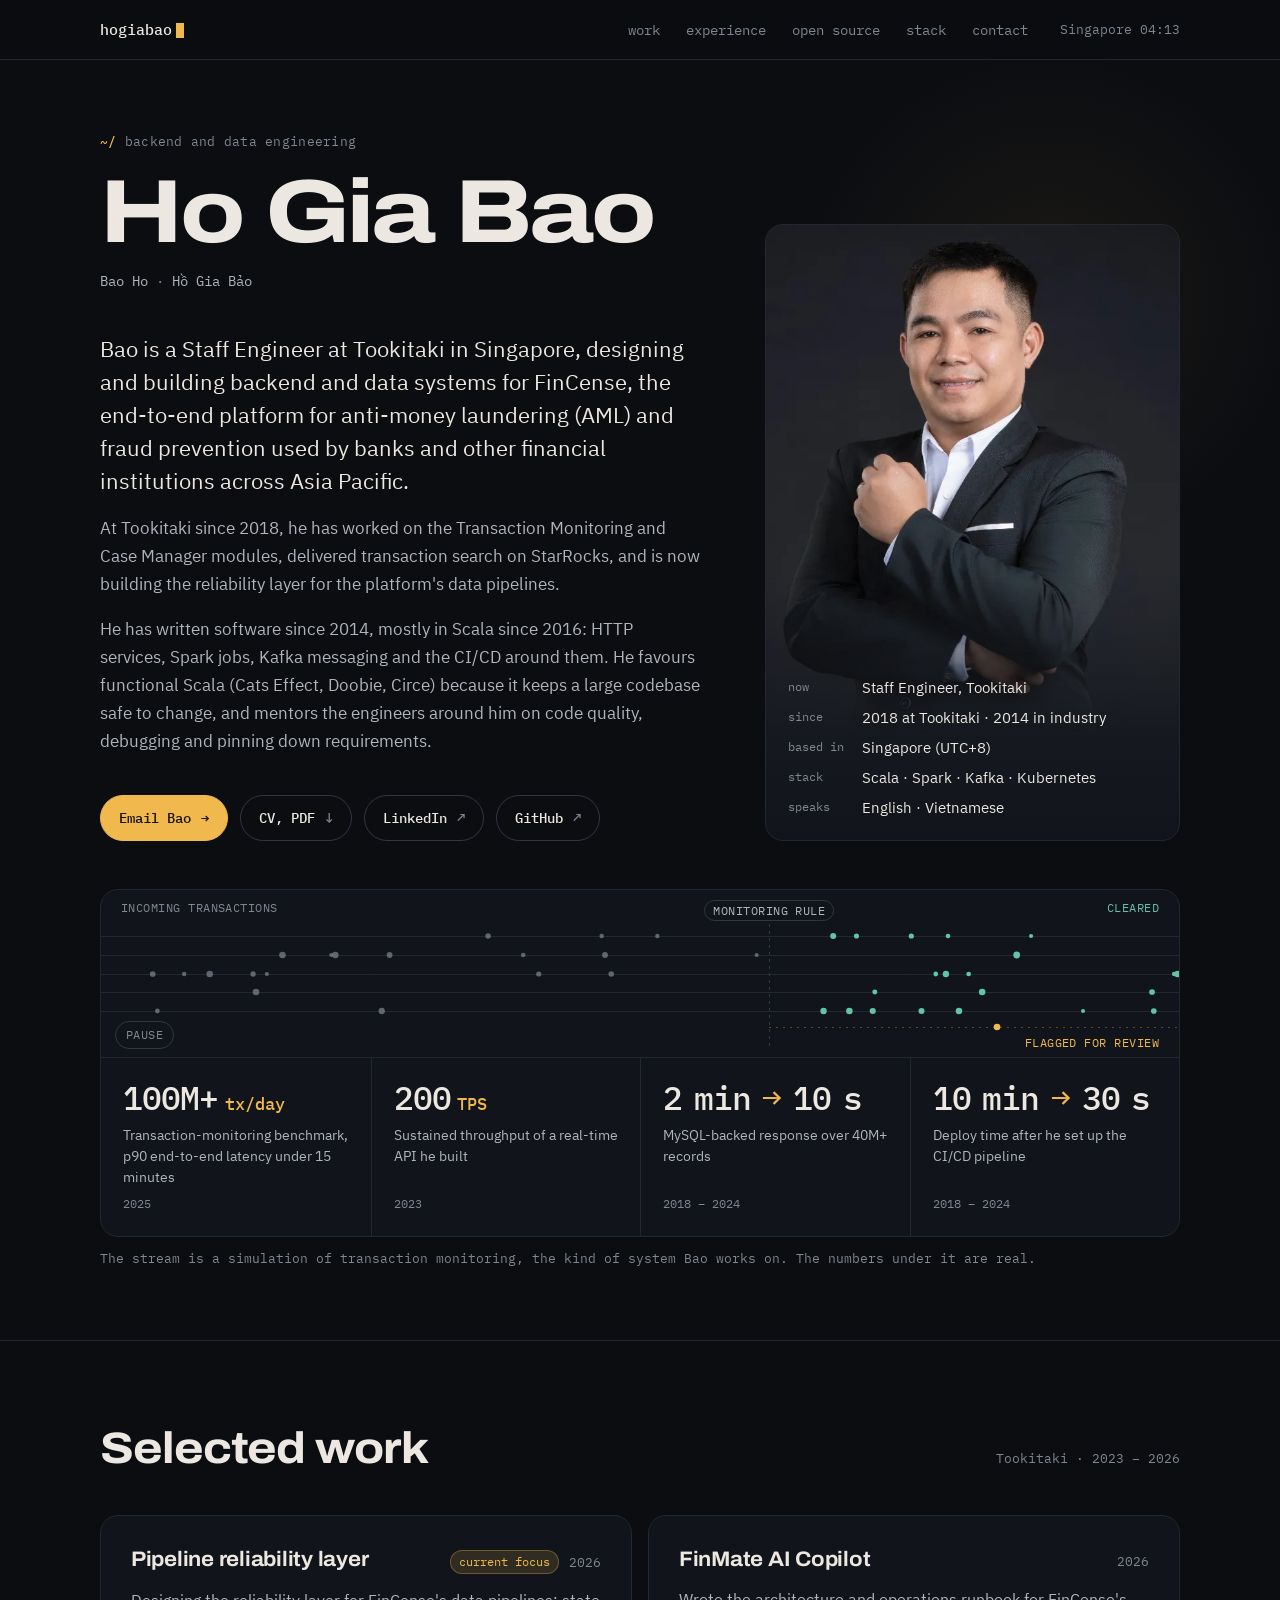
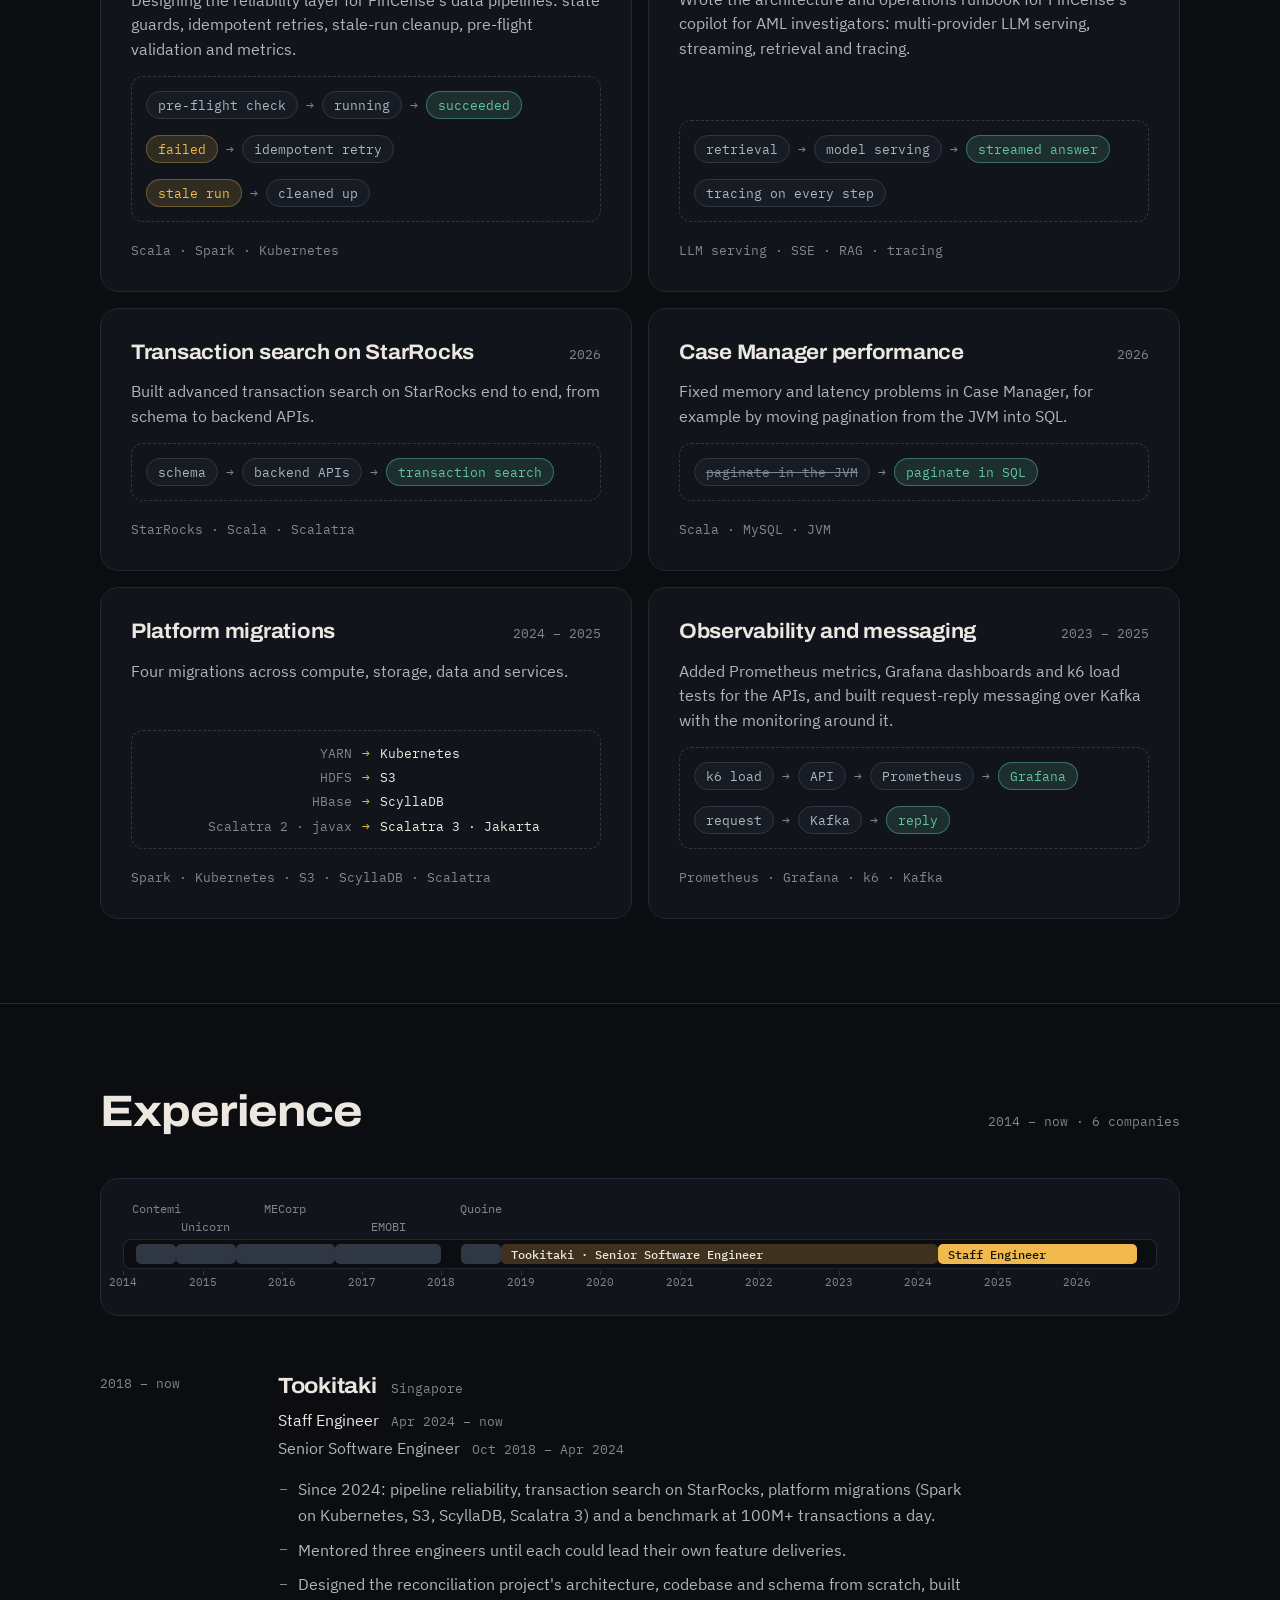
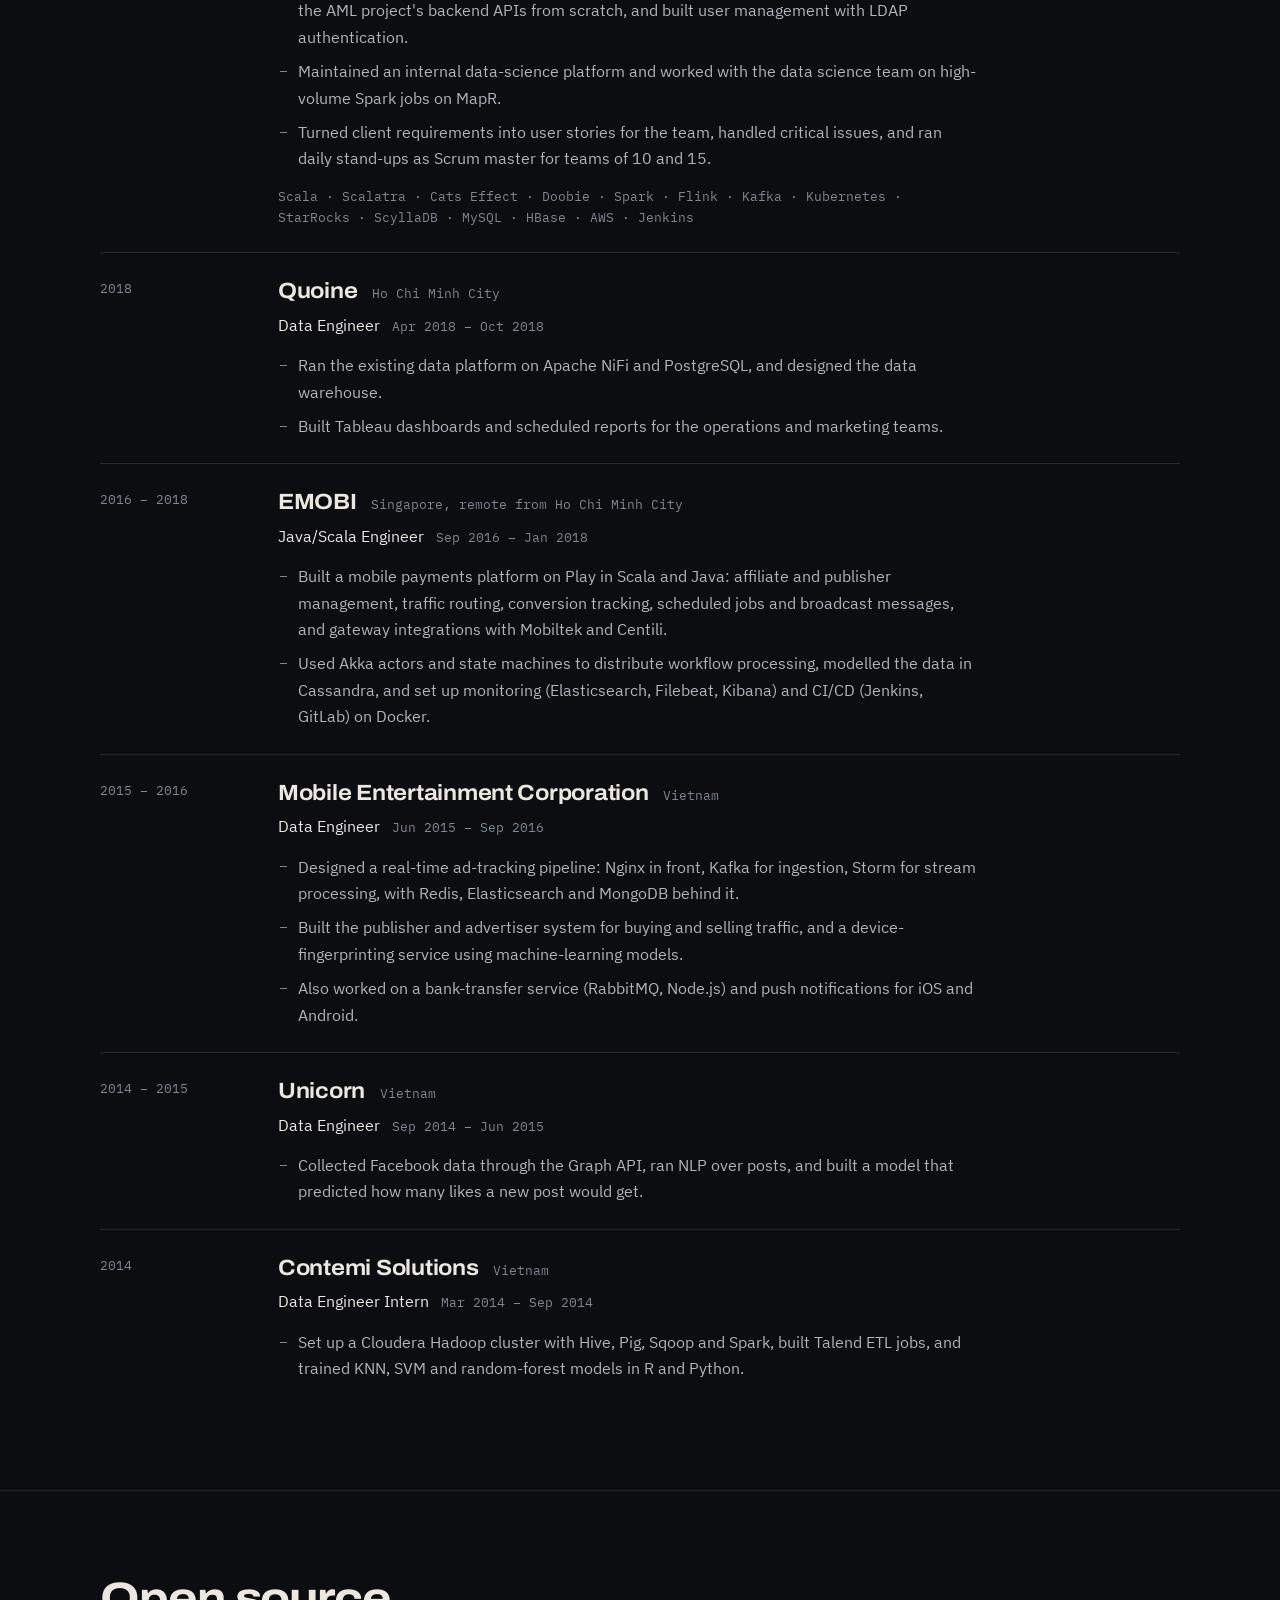
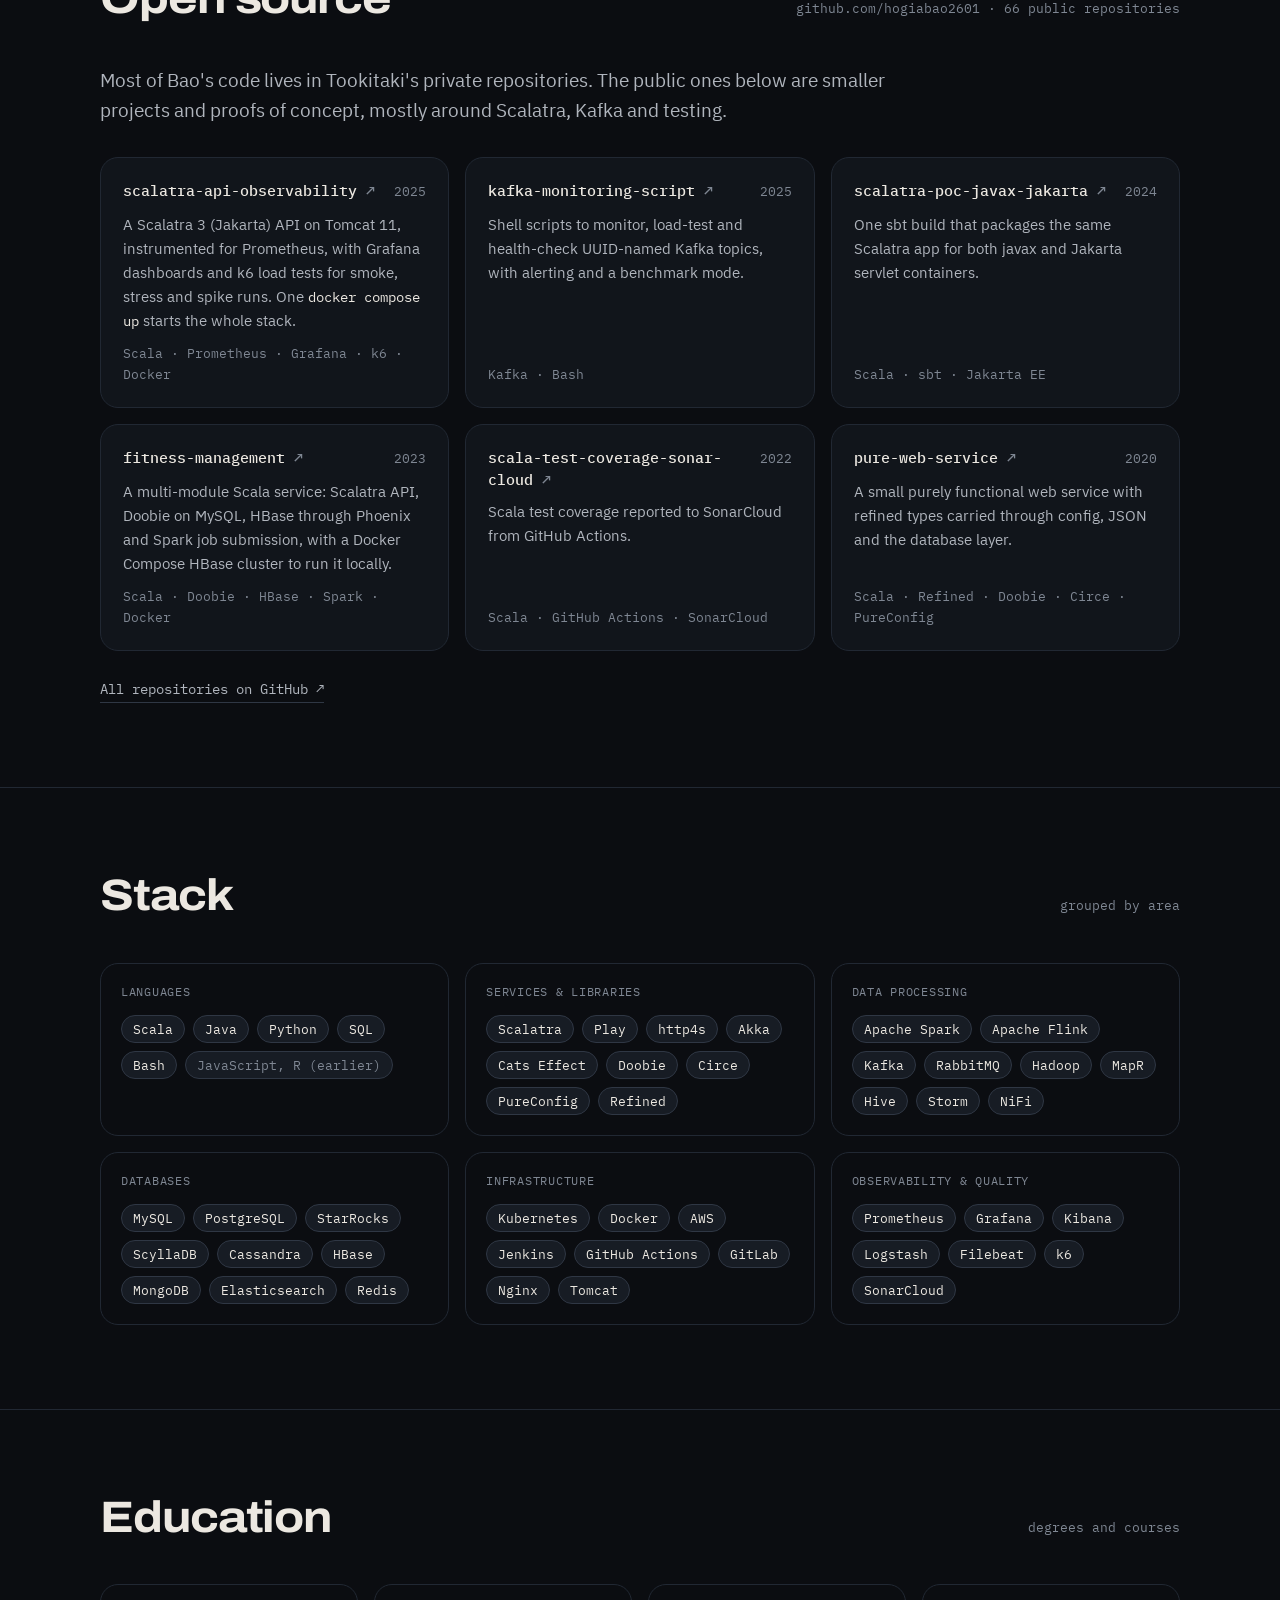
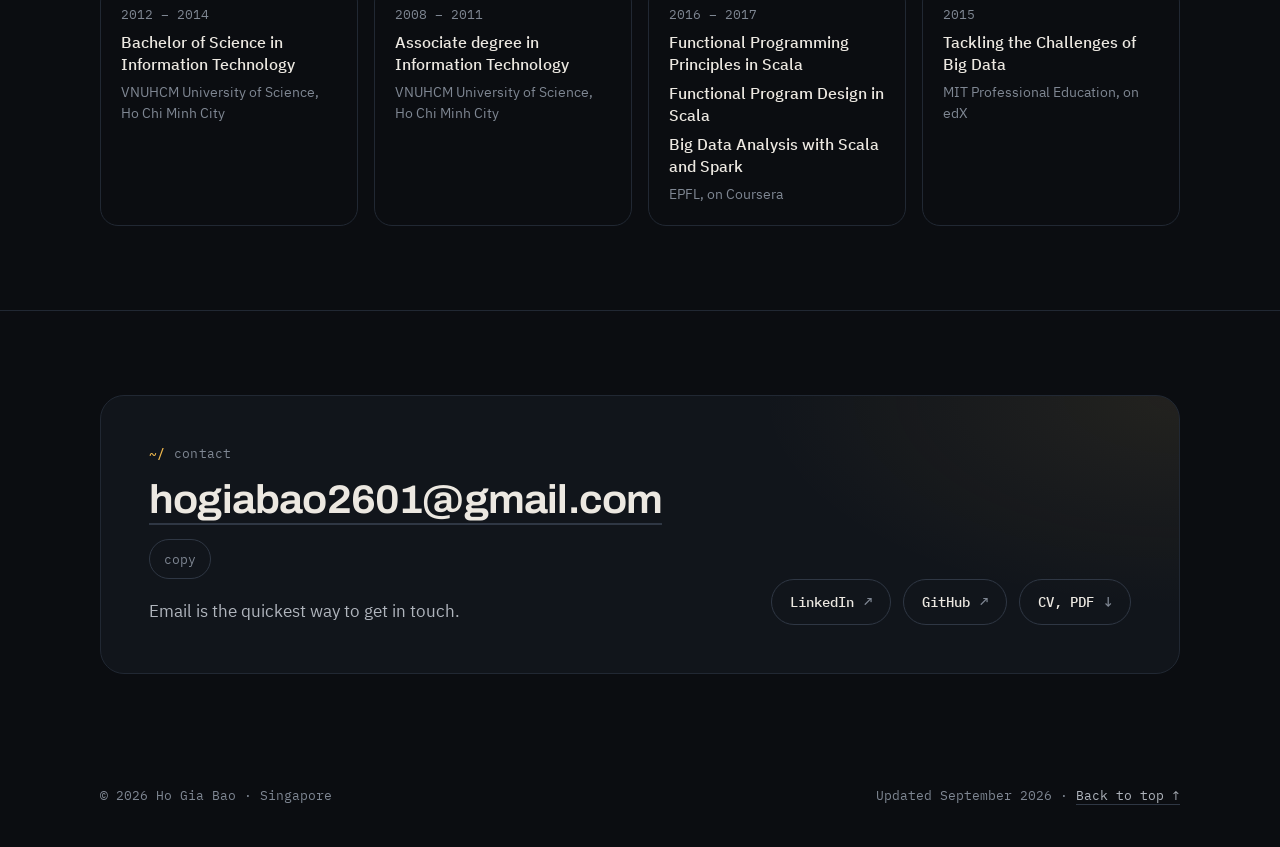
<file: index.html>
<!DOCTYPE html>
<html lang="en">
<head>
  <meta charset="utf-8">
  <meta name="viewport" content="width=device-width, initial-scale=1">
  <title>Ho Gia Bao (Bao Ho) · Staff Engineer, Singapore</title>
  <meta name="description" content="Ho Gia Bao (Bao Ho) is a Staff Engineer at Tookitaki in Singapore, building backend and data systems for FinCense, its AML and fraud prevention platform.">
  <meta name="author" content="Ho Gia Bao">
  <link rel="canonical" href="https://hogiabao2601.github.io/">
  <meta name="theme-color" content="#0b0d11">
  <meta name="color-scheme" content="dark">

  <link rel="icon" href="favicon.svg" type="image/svg+xml">
  <link rel="icon" href="favicon-32.png" sizes="32x32" type="image/png">
  <link rel="apple-touch-icon" href="apple-touch-icon.png">
  <link rel="manifest" href="site.webmanifest">

  <meta property="og:type" content="profile">
  <meta property="og:site_name" content="Ho Gia Bao">
  <meta property="og:title" content="Ho Gia Bao (Bao Ho) · Staff Engineer, Singapore">
  <meta property="og:description" content="Staff Engineer at Tookitaki in Singapore. Backend and data systems for FinCense, mostly in Scala.">
  <meta property="og:url" content="https://hogiabao2601.github.io/">
  <meta property="og:image" content="https://hogiabao2601.github.io/og-image.png">
  <meta property="og:image:width" content="1200">
  <meta property="og:image:height" content="630">
  <meta property="og:image:alt" content="Ho Gia Bao, Staff Engineer at Tookitaki, Singapore">
  <meta property="profile:first_name" content="Bao">
  <meta property="profile:last_name" content="Ho">
  <meta name="twitter:card" content="summary_large_image">
  <meta name="twitter:title" content="Ho Gia Bao (Bao Ho) · Staff Engineer, Singapore">
  <meta name="twitter:description" content="Staff Engineer at Tookitaki in Singapore. Backend and data systems for FinCense, mostly in Scala.">
  <meta name="twitter:image" content="https://hogiabao2601.github.io/og-image.png">

  <link rel="preload" href="assets/fonts/archivo-var-latin.woff2" as="font" type="font/woff2" crossorigin>
  <link rel="preload" href="assets/fonts/plex-sans-400.woff2" as="font" type="font/woff2" crossorigin>
  <link rel="preload" href="assets/fonts/plex-mono-400.woff2" as="font" type="font/woff2" crossorigin>
  <link rel="preload" href="assets/img/bao-ho.webp" as="image" type="image/webp">
  <link rel="stylesheet" href="assets/css/site.css">

  <script type="application/ld+json">
  {
    "@context": "https://schema.org",
    "@type": "ProfilePage",
    "url": "https://hogiabao2601.github.io/",
    "dateModified": "2026-09-30",
    "mainEntity": {
      "@type": "Person",
      "@id": "https://hogiabao2601.github.io/#person",
      "name": "Ho Gia Bao",
      "alternateName": ["Bao Ho", "Hồ Gia Bảo", "Ho Bao"],
      "givenName": "Bao",
      "additionalName": "Gia",
      "familyName": "Ho",
      "jobTitle": "Staff Engineer",
      "description": "Staff Engineer at Tookitaki in Singapore, building backend and data systems for FinCense, its end-to-end platform for anti-money laundering (AML) and fraud prevention.",
      "image": "https://hogiabao2601.github.io/assets/img/bao-ho-square.jpg",
      "worksFor": {
        "@type": "Organization",
        "name": "Tookitaki",
        "url": "https://www.tookitaki.com/"
      },
      "address": {
        "@type": "PostalAddress",
        "addressLocality": "Singapore",
        "addressCountry": "SG"
      },
      "alumniOf": {
        "@type": "CollegeOrUniversity",
        "name": "VNUHCM University of Science"
      },
      "knowsAbout": [
        "Scala",
        "Functional programming",
        "Apache Spark",
        "Apache Flink",
        "Apache Kafka",
        "Kubernetes",
        "Data pipelines",
        "Distributed systems",
        "Anti-money laundering software"
      ],
      "knowsLanguage": ["en", "vi"],
      "email": "mailto:hogiabao2601@gmail.com",
      "url": "https://hogiabao2601.github.io/",
      "sameAs": [
        "https://www.linkedin.com/in/hogiabao2601/",
        "https://github.com/hogiabao2601"
      ]
    }
  }
  </script>
</head>
<body>
  <a class="skip" href="#main">Skip to content</a>

  <header class="topbar">
    <div class="wrap">
      <a class="brand" href="#top" aria-label="Ho Gia Bao, back to top">hogiabao<span class="cursor" aria-hidden="true"></span></a>
      <nav class="nav" aria-label="Sections">
        <a href="#work">work</a>
        <a href="#experience">experience</a>
        <a href="#projects">open source</a>
        <a href="#stack">stack</a>
        <a href="#contact">contact</a>
      </nav>
      <span class="clock" id="clock">Singapore, UTC+8</span>
    </div>
  </header>

  <main id="main">
    <section class="hero" id="top" aria-labelledby="name">
      <div class="wrap">
        <div class="hero-grid">
          <div class="hero-copy">
            <p class="kicker"><b>~/</b> backend and data engineering</p>
            <h1 id="name">Ho Gia Bao</h1>
            <p class="aka"><b>Bao Ho</b> · <b lang="vi">Hồ Gia Bảo</b></p>

            <div class="lead">
              <p>Bao is a Staff Engineer at Tookitaki in Singapore, designing and building backend and data systems for FinCense, the end-to-end platform for anti-money laundering (AML) and fraud prevention used by banks and other financial institutions across Asia Pacific.</p>
              <p>At Tookitaki since 2018, he has worked on the Transaction Monitoring and Case Manager modules, delivered transaction search on StarRocks, and is now building the reliability layer for the platform's data pipelines.</p>
              <p>He has written software since 2014, mostly in Scala since 2016: HTTP services, Spark jobs, Kafka messaging and the CI/CD around them. He favours functional Scala (Cats Effect, Doobie, Circe) because it keeps a large codebase safe to change, and mentors the engineers around him on code quality, debugging and pinning down requirements.</p>
            </div>

            <div class="actions">
              <a class="btn primary" href="mailto:hogiabao2601@gmail.com">Email Bao <span class="arrow" aria-hidden="true">→</span></a>
              <a class="btn" href="Ho-Gia-Bao-CV.pdf" download>CV, PDF <span class="arrow" aria-hidden="true">↓</span></a>
              <a class="btn" href="https://www.linkedin.com/in/hogiabao2601/" rel="me noopener" target="_blank">LinkedIn <span class="arrow" aria-hidden="true">↗</span><span class="sr-only"> (opens in a new tab)</span></a>
              <a class="btn" href="https://github.com/hogiabao2601" rel="me noopener" target="_blank">GitHub <span class="arrow" aria-hidden="true">↗</span><span class="sr-only"> (opens in a new tab)</span></a>
            </div>
          </div>

          <aside class="portrait" aria-label="Profile">
            <picture>
              <source srcset="assets/img/bao-ho.webp" type="image/webp">
              <img src="assets/img/bao-ho.jpg" alt="Portrait of Ho Gia Bao" width="640" height="800" fetchpriority="high" decoding="async">
            </picture>
            <dl class="spec">
              <dt>now</dt>
              <dd>Staff Engineer, Tookitaki</dd>
              <dt>since</dt>
              <dd>2018 at Tookitaki · 2014 in industry</dd>
              <dt>based in</dt>
              <dd>Singapore (UTC+8)</dd>
              <dt>stack</dt>
              <dd>Scala · Spark · Kafka · Kubernetes</dd>
              <dt>speaks</dt>
              <dd>English · Vietnamese</dd>
            </dl>
          </aside>
        </div>

        <div class="console">
          <figure class="stream" aria-label="Animated illustration: transactions pass a monitoring rule, most are cleared and a few are flagged for review.">
            <canvas id="stream" aria-hidden="true"></canvas>
            <span class="s-label s-in">incoming transactions</span>
            <span class="s-label s-rule">monitoring rule</span>
            <span class="s-label s-ok">cleared</span>
            <span class="s-label s-flag">flagged for review</span>
            <button class="s-toggle" id="stream-toggle" type="button" aria-pressed="false" aria-controls="stream" hidden>pause</button>
          </figure>
          <div class="metrics">
            <div class="metric">
              <p class="num">100M+<span class="unit">tx/day</span></p>
              <p class="cap">Transaction-monitoring benchmark, p90 end-to-end latency under 15 minutes</p>
              <p class="yr">2025</p>
            </div>
            <div class="metric">
              <p class="num">200<span class="unit">TPS</span></p>
              <p class="cap">Sustained throughput of a real-time API he built</p>
              <p class="yr">2023</p>
            </div>
            <div class="metric">
              <p class="num">2 min <i>→</i> 10 s</p>
              <p class="cap">MySQL-backed response over 40M+ records</p>
              <p class="yr">2018 – 2024</p>
            </div>
            <div class="metric">
              <p class="num">10 min <i>→</i> 30 s</p>
              <p class="cap">Deploy time after he set up the CI/CD pipeline</p>
              <p class="yr">2018 – 2024</p>
            </div>
          </div>
        </div>
        <p class="console-note">The stream is a simulation of transaction monitoring, the kind of system Bao works on. The numbers under it are real.</p>
      </div>
    </section>

    <section class="section" id="work" aria-labelledby="work-h">
      <div class="wrap">
        <div class="section-head">
          <h2 id="work-h">Selected work</h2>
          <p class="meta">Tookitaki · 2023 – 2026</p>
        </div>

        <div class="work">
          <article class="case">
            <div class="case-top">
              <h3>Pipeline reliability layer</h3>
              <span class="yr"><span class="now">current focus</span> 2026</span>
            </div>
            <p>Designing the reliability layer for FinCense's data pipelines: state guards, idempotent retries, stale-run cleanup, pre-flight validation and metrics.</p>
            <div class="flow" role="img" aria-label="Run lifecycle: pre-flight check, running, succeeded. Failed runs retry idempotently. Stale runs are cleaned up.">
              <span class="chip">pre-flight check</span><span aria-hidden="true">→</span><span class="chip">running</span><span aria-hidden="true">→</span><span class="chip ok">succeeded</span>
              <span class="br"></span>
              <span class="chip bad">failed</span><span aria-hidden="true">→</span><span class="chip">idempotent retry</span>
              <span class="br"></span>
              <span class="chip bad">stale run</span><span aria-hidden="true">→</span><span class="chip">cleaned up</span>
            </div>
            <p class="tags">Scala&nbsp;· Spark&nbsp;· Kubernetes</p>
          </article>

          <article class="case">
            <div class="case-top">
              <h3>FinMate AI Copilot</h3>
              <span class="yr">2026</span>
            </div>
            <p>Wrote the architecture and operations runbook for FinCense's copilot for AML investigators: multi-provider LLM serving, streaming, retrieval and tracing.</p>
            <div class="flow" role="img" aria-label="Retrieval, then multi-provider model serving, then a streamed answer, with tracing on every step.">
              <span class="chip">retrieval</span><span aria-hidden="true">→</span><span class="chip">model serving</span><span aria-hidden="true">→</span><span class="chip ok">streamed answer</span>
              <span class="br"></span>
              <span class="chip">tracing on every step</span>
            </div>
            <p class="tags">LLM serving&nbsp;· SSE&nbsp;· RAG&nbsp;· tracing</p>
          </article>

          <article class="case">
            <div class="case-top">
              <h3>Transaction search on StarRocks</h3>
              <span class="yr">2026</span>
            </div>
            <p>Built advanced transaction search on StarRocks end to end, from schema to backend APIs.</p>
            <div class="flow" role="img" aria-label="StarRocks schema, then backend APIs, then transaction search.">
              <span class="chip">schema</span><span aria-hidden="true">→</span><span class="chip">backend APIs</span><span aria-hidden="true">→</span><span class="chip ok">transaction search</span>
            </div>
            <p class="tags">StarRocks&nbsp;· Scala&nbsp;· Scalatra</p>
          </article>

          <article class="case">
            <div class="case-top">
              <h3>Case Manager performance</h3>
              <span class="yr">2026</span>
            </div>
            <p>Fixed memory and latency problems in Case Manager, for example by moving pagination from the JVM into SQL.</p>
            <div class="flow" role="img" aria-label="Pagination moved from the JVM into SQL.">
              <span class="chip old">paginate in the JVM</span><span aria-hidden="true">→</span><span class="chip ok">paginate in SQL</span>
            </div>
            <p class="tags">Scala&nbsp;· MySQL&nbsp;· JVM</p>
          </article>

          <article class="case">
            <div class="case-top">
              <h3>Platform migrations</h3>
              <span class="yr">2024 – 2025</span>
            </div>
            <p>Four migrations across compute, storage, data and services.</p>
            <div class="moves" role="img" aria-label="Spark jobs from YARN to Kubernetes, storage from HDFS to S3, data from HBase to ScyllaDB, services from Scalatra 2 on javax to Scalatra 3 on Jakarta EE.">
              <span class="from">YARN</span><span class="arr" aria-hidden="true">→</span><span class="to">Kubernetes</span>
              <span class="from">HDFS</span><span class="arr" aria-hidden="true">→</span><span class="to">S3</span>
              <span class="from">HBase</span><span class="arr" aria-hidden="true">→</span><span class="to">ScyllaDB</span>
              <span class="from">Scalatra 2 · javax</span><span class="arr" aria-hidden="true">→</span><span class="to">Scalatra 3 · Jakarta</span>
            </div>
            <p class="tags">Spark&nbsp;· Kubernetes&nbsp;· S3&nbsp;· ScyllaDB&nbsp;· Scalatra</p>
          </article>

          <article class="case">
            <div class="case-top">
              <h3>Observability and messaging</h3>
              <span class="yr">2023 – 2025</span>
            </div>
            <p>Added Prometheus metrics, Grafana dashboards and k6 load tests for the APIs, and built request-reply messaging over Kafka with the monitoring around it.</p>
            <div class="flow" role="img" aria-label="k6 load tests drive the API, the API exports metrics to Prometheus, Grafana shows them. Requests and replies travel over Kafka.">
              <span class="chip">k6 load</span><span aria-hidden="true">→</span><span class="chip">API</span><span aria-hidden="true">→</span><span class="chip">Prometheus</span><span aria-hidden="true">→</span><span class="chip ok">Grafana</span>
              <span class="br"></span>
              <span class="chip">request</span><span aria-hidden="true">→</span><span class="chip">Kafka</span><span aria-hidden="true">→</span><span class="chip ok">reply</span>
            </div>
            <p class="tags">Prometheus&nbsp;· Grafana&nbsp;· k6&nbsp;· Kafka</p>
          </article>
        </div>
      </div>
    </section>

    <section class="section" id="experience" aria-labelledby="experience-h">
      <div class="wrap">
        <div class="section-head">
          <h2 id="experience-h">Experience</h2>
          <p class="meta">2014 – now · 6 companies</p>
        </div>

        <div class="career" role="img" aria-label="Career timeline from 2014 to 2026: Contemi Solutions 2014, Unicorn 2014 to 2015, Mobile Entertainment Corporation 2015 to 2016, EMOBI 2016 to 2018, Quoine 2018, Tookitaki from October 2018, as Staff Engineer since April 2024.">
          <div class="career-labels" aria-hidden="true">
            <span class="hi" style="--c: 3.21%">Contemi</span>
            <span class="lo" style="--c: 8.01%">Unicorn</span>
            <span class="hi" style="--c: 15.71%">MECorp</span>
            <span class="lo" style="--c: 25.64%">EMOBI</span>
            <span class="hi" style="--c: 34.62%">Quoine</span>
          </div>
          <div class="career-track" aria-hidden="true">
            <span class="seg" style="--l: 1.28%; --w: 3.85%"></span>
            <span class="seg" style="--l: 5.13%; --w: 5.77%"></span>
            <span class="seg" style="--l: 10.90%; --w: 9.62%"></span>
            <span class="seg" style="--l: 20.51%; --w: 10.26%"></span>
            <span class="seg" style="--l: 32.69%; --w: 3.85%"></span>
            <span class="seg tk" style="--l: 36.54%; --w: 42.31%">Tookitaki · Senior Software Engineer</span>
            <span class="seg tk staff" style="--l: 78.85%; --w: 19.23%">Staff Engineer</span>
          </div>
          <div class="career-ticks" aria-hidden="true">
            <span style="--t: 0%">2014</span>
            <span class="odd" style="--t: 7.69%">2015</span>
            <span style="--t: 15.38%">2016</span>
            <span class="odd" style="--t: 23.08%">2017</span>
            <span style="--t: 30.77%">2018</span>
            <span class="odd" style="--t: 38.46%">2019</span>
            <span style="--t: 46.15%">2020</span>
            <span class="odd" style="--t: 53.85%">2021</span>
            <span style="--t: 61.54%">2022</span>
            <span class="odd" style="--t: 69.23%">2023</span>
            <span style="--t: 76.92%">2024</span>
            <span class="odd" style="--t: 84.62%">2025</span>
            <span style="--t: 92.31%">2026</span>
          </div>
        </div>

        <ol class="roles">
          <li class="role">
            <p class="when">2018 – now</p>
            <div>
              <h3>Tookitaki <span class="where">Singapore</span></h3>
              <ul class="titles">
                <li>Staff Engineer <span>Apr 2024 – now</span></li>
                <li>Senior Software Engineer <span>Oct 2018 – Apr 2024</span></li>
              </ul>
              <ul class="points">
                <li>Since 2024: pipeline reliability, transaction search on StarRocks, platform migrations (Spark on Kubernetes, S3, ScyllaDB, Scalatra 3) and a benchmark at 100M+ transactions a day.</li>
                <li>Mentored three engineers until each could lead their own feature deliveries.</li>
                <li>Designed the reconciliation project's architecture, codebase and schema from scratch, built the AML project's backend APIs from scratch, and built user management with LDAP authentication.</li>
                <li>Maintained an internal data-science platform and worked with the data science team on high-volume Spark jobs on MapR.</li>
                <li>Turned client requirements into user stories for the team, handled critical issues, and ran daily stand-ups as Scrum master for teams of 10 and 15.</li>
              </ul>
              <p class="tags">Scala&nbsp;· Scalatra&nbsp;· Cats&nbsp;Effect&nbsp;· Doobie&nbsp;· Spark&nbsp;· Flink&nbsp;· Kafka&nbsp;· Kubernetes&nbsp;· StarRocks&nbsp;· ScyllaDB&nbsp;· MySQL&nbsp;· HBase&nbsp;· AWS&nbsp;· Jenkins</p>
            </div>
          </li>

          <li class="role">
            <p class="when">2018</p>
            <div>
              <h3>Quoine <span class="where">Ho Chi Minh City</span></h3>
              <ul class="titles">
                <li>Data Engineer <span>Apr 2018 – Oct 2018</span></li>
              </ul>
              <ul class="points">
                <li>Ran the existing data platform on Apache NiFi and PostgreSQL, and designed the data warehouse.</li>
                <li>Built Tableau dashboards and scheduled reports for the operations and marketing teams.</li>
              </ul>
            </div>
          </li>

          <li class="role">
            <p class="when">2016 – 2018</p>
            <div>
              <h3>EMOBI <span class="where">Singapore, remote from Ho Chi Minh City</span></h3>
              <ul class="titles">
                <li>Java/Scala Engineer <span>Sep 2016 – Jan 2018</span></li>
              </ul>
              <ul class="points">
                <li>Built a mobile payments platform on Play in Scala and Java: affiliate and publisher management, traffic routing, conversion tracking, scheduled jobs and broadcast messages, and gateway integrations with Mobiltek and Centili.</li>
                <li>Used Akka actors and state machines to distribute workflow processing, modelled the data in Cassandra, and set up monitoring (Elasticsearch, Filebeat, Kibana) and CI/CD (Jenkins, GitLab) on Docker.</li>
              </ul>
            </div>
          </li>

          <li class="role">
            <p class="when">2015 – 2016</p>
            <div>
              <h3>Mobile Entertainment Corporation <span class="where">Vietnam</span></h3>
              <ul class="titles">
                <li>Data Engineer <span>Jun 2015 – Sep 2016</span></li>
              </ul>
              <ul class="points">
                <li>Designed a real-time ad-tracking pipeline: Nginx in front, Kafka for ingestion, Storm for stream processing, with Redis, Elasticsearch and MongoDB behind it.</li>
                <li>Built the publisher and advertiser system for buying and selling traffic, and a device-fingerprinting service using machine-learning models.</li>
                <li>Also worked on a bank-transfer service (RabbitMQ, Node.js) and push notifications for iOS and Android.</li>
              </ul>
            </div>
          </li>

          <li class="role">
            <p class="when">2014 – 2015</p>
            <div>
              <h3>Unicorn <span class="where">Vietnam</span></h3>
              <ul class="titles">
                <li>Data Engineer <span>Sep 2014 – Jun 2015</span></li>
              </ul>
              <ul class="points">
                <li>Collected Facebook data through the Graph API, ran NLP over posts, and built a model that predicted how many likes a new post would get.</li>
              </ul>
            </div>
          </li>

          <li class="role">
            <p class="when">2014</p>
            <div>
              <h3>Contemi Solutions <span class="where">Vietnam</span></h3>
              <ul class="titles">
                <li>Data Engineer Intern <span>Mar 2014 – Sep 2014</span></li>
              </ul>
              <ul class="points">
                <li>Set up a Cloudera Hadoop cluster with Hive, Pig, Sqoop and Spark, built Talend ETL jobs, and trained KNN, SVM and random-forest models in R and Python.</li>
              </ul>
            </div>
          </li>
        </ol>
      </div>
    </section>

    <section class="section" id="projects" aria-labelledby="projects-h">
      <div class="wrap">
        <div class="section-head">
          <h2 id="projects-h">Open source</h2>
          <p class="meta">github.com/hogiabao2601 · 66 public repositories</p>
        </div>
        <p class="intro">Most of Bao's code lives in Tookitaki's private repositories. The public ones below are smaller projects and proofs of concept, mostly around Scalatra, Kafka and testing.</p>

        <ul class="repos">
          <li>
            <a class="repo" href="https://github.com/hogiabao2601/scalatra-api-observability" target="_blank" rel="noopener">
              <span class="repo-top"><span class="repo-name">scalatra-api-observability</span><span class="repo-year">2025</span></span>
              <span class="repo-desc">A Scalatra 3 (Jakarta) API on Tomcat 11, instrumented for Prometheus, with Grafana dashboards and k6 load tests for smoke, stress and spike runs. One <code>docker compose up</code> starts the whole stack.</span>
              <span class="tags">Scala&nbsp;· Prometheus&nbsp;· Grafana&nbsp;· k6&nbsp;· Docker</span>
            <span class="sr-only"> (opens in a new tab)</span></a>
          </li>
          <li>
            <a class="repo" href="https://github.com/hogiabao2601/kafka-monitoring-script" target="_blank" rel="noopener">
              <span class="repo-top"><span class="repo-name">kafka-monitoring-script</span><span class="repo-year">2025</span></span>
              <span class="repo-desc">Shell scripts to monitor, load-test and health-check UUID-named Kafka topics, with alerting and a benchmark mode.</span>
              <span class="tags">Kafka&nbsp;· Bash</span>
            <span class="sr-only"> (opens in a new tab)</span></a>
          </li>
          <li>
            <a class="repo" href="https://github.com/hogiabao2601/scalatra-poc-javax-jakarta" target="_blank" rel="noopener">
              <span class="repo-top"><span class="repo-name">scalatra-poc-javax-jakarta</span><span class="repo-year">2024</span></span>
              <span class="repo-desc">One sbt build that packages the same Scalatra app for both javax and Jakarta servlet containers.</span>
              <span class="tags">Scala&nbsp;· sbt&nbsp;· Jakarta&nbsp;EE</span>
            <span class="sr-only"> (opens in a new tab)</span></a>
          </li>
          <li>
            <a class="repo" href="https://github.com/hogiabao2601/fitness-management" target="_blank" rel="noopener">
              <span class="repo-top"><span class="repo-name">fitness-management</span><span class="repo-year">2023</span></span>
              <span class="repo-desc">A multi-module Scala service: Scalatra API, Doobie on MySQL, HBase through Phoenix and Spark job submission, with a Docker Compose HBase cluster to run it locally.</span>
              <span class="tags">Scala&nbsp;· Doobie&nbsp;· HBase&nbsp;· Spark&nbsp;· Docker</span>
            <span class="sr-only"> (opens in a new tab)</span></a>
          </li>
          <li>
            <a class="repo" href="https://github.com/hogiabao2601/scala-test-coverage-sonar-cloud" target="_blank" rel="noopener">
              <span class="repo-top"><span class="repo-name">scala-test-coverage-sonar-cloud</span><span class="repo-year">2022</span></span>
              <span class="repo-desc">Scala test coverage reported to SonarCloud from GitHub Actions.</span>
              <span class="tags">Scala&nbsp;· GitHub&nbsp;Actions&nbsp;· SonarCloud</span>
            <span class="sr-only"> (opens in a new tab)</span></a>
          </li>
          <li>
            <a class="repo" href="https://github.com/hogiabao2601/pure-web-service" target="_blank" rel="noopener">
              <span class="repo-top"><span class="repo-name">pure-web-service</span><span class="repo-year">2020</span></span>
              <span class="repo-desc">A small purely functional web service with refined types carried through config, JSON and the database layer.</span>
              <span class="tags">Scala&nbsp;· Refined&nbsp;· Doobie&nbsp;· Circe&nbsp;· PureConfig</span>
            <span class="sr-only"> (opens in a new tab)</span></a>
          </li>
        </ul>
        <a class="more" href="https://github.com/hogiabao2601?tab=repositories" target="_blank" rel="noopener">All repositories on GitHub <span aria-hidden="true">↗</span><span class="sr-only"> (opens in a new tab)</span></a>
      </div>
    </section>

    <section class="section" id="stack" aria-labelledby="stack-h">
      <div class="wrap">
        <div class="section-head">
          <h2 id="stack-h">Stack</h2>
          <p class="meta">grouped by area</p>
        </div>
        <div class="stack">
          <div class="stack-group">
            <h3>Languages</h3>
            <ul>
              <li class="chip">Scala</li>
              <li class="chip">Java</li>
              <li class="chip">Python</li>
              <li class="chip">SQL</li>
              <li class="chip">Bash</li>
              <li class="chip dim">JavaScript, R (earlier)</li>
            </ul>
          </div>
          <div class="stack-group">
            <h3>Services &amp; libraries</h3>
            <ul>
              <li class="chip">Scalatra</li>
              <li class="chip">Play</li>
              <li class="chip">http4s</li>
              <li class="chip">Akka</li>
              <li class="chip">Cats Effect</li>
              <li class="chip">Doobie</li>
              <li class="chip">Circe</li>
              <li class="chip">PureConfig</li>
              <li class="chip">Refined</li>
            </ul>
          </div>
          <div class="stack-group">
            <h3>Data processing</h3>
            <ul>
              <li class="chip">Apache Spark</li>
              <li class="chip">Apache Flink</li>
              <li class="chip">Kafka</li>
              <li class="chip">RabbitMQ</li>
              <li class="chip">Hadoop</li>
              <li class="chip">MapR</li>
              <li class="chip">Hive</li>
              <li class="chip">Storm</li>
              <li class="chip">NiFi</li>
            </ul>
          </div>
          <div class="stack-group">
            <h3>Databases</h3>
            <ul>
              <li class="chip">MySQL</li>
              <li class="chip">PostgreSQL</li>
              <li class="chip">StarRocks</li>
              <li class="chip">ScyllaDB</li>
              <li class="chip">Cassandra</li>
              <li class="chip">HBase</li>
              <li class="chip">MongoDB</li>
              <li class="chip">Elasticsearch</li>
              <li class="chip">Redis</li>
            </ul>
          </div>
          <div class="stack-group">
            <h3>Infrastructure</h3>
            <ul>
              <li class="chip">Kubernetes</li>
              <li class="chip">Docker</li>
              <li class="chip">AWS</li>
              <li class="chip">Jenkins</li>
              <li class="chip">GitHub Actions</li>
              <li class="chip">GitLab</li>
              <li class="chip">Nginx</li>
              <li class="chip">Tomcat</li>
            </ul>
          </div>
          <div class="stack-group">
            <h3>Observability &amp; quality</h3>
            <ul>
              <li class="chip">Prometheus</li>
              <li class="chip">Grafana</li>
              <li class="chip">Kibana</li>
              <li class="chip">Logstash</li>
              <li class="chip">Filebeat</li>
              <li class="chip">k6</li>
              <li class="chip">SonarCloud</li>
            </ul>
          </div>
        </div>
      </div>
    </section>

    <section class="section" id="education" aria-labelledby="education-h">
      <div class="wrap">
        <div class="section-head">
          <h2 id="education-h">Education</h2>
          <p class="meta">degrees and courses</p>
        </div>
        <ul class="edu">
          <li>
            <p class="when">2012 – 2014</p>
            <strong>Bachelor of Science in Information Technology</strong>
            <span>VNUHCM University of Science, Ho Chi Minh City</span>
          </li>
          <li>
            <p class="when">2008 – 2011</p>
            <strong>Associate degree in Information Technology</strong>
            <span>VNUHCM University of Science, Ho Chi Minh City</span>
          </li>
          <li>
            <p class="when">2016 – 2017</p>
            <strong>Functional Programming Principles in Scala</strong>
            <strong>Functional Program Design in Scala</strong>
            <strong>Big Data Analysis with Scala and Spark</strong>
            <span>EPFL, on Coursera</span>
          </li>
          <li>
            <p class="when">2015</p>
            <strong>Tackling the Challenges of Big Data</strong>
            <span>MIT Professional Education, on edX</span>
          </li>
        </ul>
      </div>
    </section>

    <section class="section" id="contact" aria-labelledby="contact-h">
      <div class="wrap">
        <div class="contact">
          <div>
            <h2 id="contact-h" class="kicker"><b>~/</b> contact</h2>
            <div class="email-row">
              <a class="email" href="mailto:hogiabao2601@gmail.com">hogiabao2601@gmail.com</a>
              <button class="copy" type="button" data-copy="hogiabao2601@gmail.com" hidden>copy</button>
            </div>
            <p class="contact-note">Email is the quickest way to get in touch.</p>
          </div>
          <div class="links">
            <a class="btn" href="https://www.linkedin.com/in/hogiabao2601/" rel="me noopener" target="_blank">LinkedIn <span class="arrow" aria-hidden="true">↗</span><span class="sr-only"> (opens in a new tab)</span></a>
            <a class="btn" href="https://github.com/hogiabao2601" rel="me noopener" target="_blank">GitHub <span class="arrow" aria-hidden="true">↗</span><span class="sr-only"> (opens in a new tab)</span></a>
            <a class="btn" href="Ho-Gia-Bao-CV.pdf" download>CV, PDF <span class="arrow" aria-hidden="true">↓</span></a>
          </div>
        </div>
      </div>
    </section>
  </main>

  <footer class="footer">
    <div class="wrap">
      <span>© <span id="year">2026</span> Ho Gia Bao · Singapore</span>
      <span>Updated September 2026 · <a class="top" href="#top">Back to top ↑</a></span>
    </div>
  </footer>

  <script src="assets/js/site.js" defer></script>
</body>
</html>
</file>
<file: assets/css/site.css>
/* hogiabao2601.github.io
   Layout: a console for one engineer. Hero = name and portrait, then a
   monitoring panel (simulated transaction stream + real numbers).
   Every section after that uses a heading row and a card grid. */

@font-face {
  font-family: "Archivo";
  src: url("../fonts/archivo-var-latin.woff2") format("woff2");
  font-weight: 500 800;
  font-stretch: 100% 125%;
  font-style: normal;
  font-display: swap;
}
@font-face {
  font-family: "IBM Plex Sans";
  src: url("../fonts/plex-sans-400.woff2") format("woff2");
  font-weight: 400;
  font-display: swap;
}
@font-face {
  font-family: "IBM Plex Sans";
  src: url("../fonts/plex-sans-500.woff2") format("woff2");
  font-weight: 500;
  font-display: swap;
}
@font-face {
  font-family: "IBM Plex Sans";
  src: url("../fonts/plex-sans-600.woff2") format("woff2");
  font-weight: 600;
  font-display: swap;
}
@font-face {
  font-family: "IBM Plex Mono";
  src: url("../fonts/plex-mono-400.woff2") format("woff2");
  font-weight: 400;
  font-display: swap;
}
@font-face {
  font-family: "IBM Plex Mono";
  src: url("../fonts/plex-mono-500.woff2") format("woff2");
  font-weight: 500;
  font-display: swap;
}

:root {
  /* colour */
  --ink-0: #0b0d11;          /* page */
  --ink-1: #11151b;          /* raised panel */
  --ink-2: #171c24;          /* hover, chips */
  --photo: #1d1f24;          /* matches the studio backdrop in the portrait */
  --line: #212833;
  --line-2: #2f3744;
  --text: #ece8e1;
  --text-2: #b0b5bd;
  --text-3: #7f8793;
  --signal: #f0b84d;         /* accent, and "flagged" in the stream */
  --signal-soft: rgba(240, 184, 77, 0.14);
  --signal-faint: rgba(240, 184, 77, 0.32);
  --clear: #62c3a5;          /* "cleared" in the stream only */
  --clear-soft: rgba(98, 195, 165, 0.14);

  /* type */
  --display: "Archivo", "IBM Plex Sans", ui-sans-serif, system-ui, sans-serif;
  --sans: "IBM Plex Sans", ui-sans-serif, system-ui, -apple-system, "Segoe UI", Roboto, sans-serif;
  --mono: "IBM Plex Mono", ui-monospace, SFMono-Regular, Menlo, Consolas, monospace;

  /* space */
  --maxw: 1160px;
  --gutter: clamp(16px, 4vw, 40px);
  --topbar-h: 60px;
  --radius: 18px;

  color-scheme: dark;
}

*,
*::before,
*::after {
  box-sizing: border-box;
}

html {
  -webkit-text-size-adjust: 100%;
  text-size-adjust: 100%;
  scroll-behavior: smooth;
  scroll-padding-top: calc(var(--topbar-h) + 24px);
}

body {
  margin: 0;
  background: var(--ink-0);
  color: var(--text-2);
  font-family: var(--sans);
  font-size: 17px;
  line-height: 1.65;
  -webkit-font-smoothing: antialiased;
  -moz-osx-font-smoothing: grayscale;
  text-rendering: optimizeLegibility;
}

img,
svg,
canvas {
  display: block;
  max-width: 100%;
}

h1,
h2,
h3,
p,
ul,
ol,
dl,
dd,
figure {
  margin: 0;
}

ul,
ol {
  padding: 0;
  list-style: none;
}

a {
  color: inherit;
  text-decoration: none;
}

::selection {
  background: var(--signal);
  color: #15120a;
}

:focus-visible {
  outline: 2px solid var(--signal);
  outline-offset: 3px;
  border-radius: 4px;
}

code {
  font-family: var(--mono);
  font-size: 0.9em;
  color: var(--text);
}

.sr-only {
  position: absolute;
  width: 1px;
  height: 1px;
  padding: 0;
  margin: -1px;
  overflow: hidden;
  clip: rect(0 0 0 0);
  white-space: nowrap;
  border: 0;
}

.wrap {
  width: 100%;
  max-width: var(--maxw);
  margin: 0 auto;
  padding-inline: var(--gutter);
}

.skip {
  position: absolute;
  left: 12px;
  top: -48px;
  z-index: 100;
  padding: 8px 14px;
  background: var(--signal);
  color: #15120a;
  font: 500 14px/1.4 var(--mono);
}
.skip:focus {
  top: 12px;
}

/* ---------- top bar ---------- */

.topbar {
  position: sticky;
  top: 0;
  z-index: 50;
  height: var(--topbar-h);
  background: rgba(11, 13, 17, 0.82);
  -webkit-backdrop-filter: saturate(140%) blur(12px);
  backdrop-filter: saturate(140%) blur(12px);
  border-bottom: 1px solid var(--line);
}
.topbar .wrap {
  height: 100%;
  display: flex;
  align-items: center;
  gap: 32px;
}

.brand {
  display: inline-flex;
  align-items: center;
  font: 500 15px/1 var(--mono);
  color: var(--text);
}
.brand .cursor {
  display: inline-block;
  width: 0.56em;
  height: 1.05em;
  margin-left: 4px;
  background: var(--signal);
  transform: translateY(1px);
  animation: blink 1.2s steps(1) 4;
}
@keyframes blink {
  50% {
    opacity: 0;
  }
}

.nav {
  display: flex;
  gap: 26px;
  margin-left: auto;
  font: 400 14px/1 var(--mono);
}
.nav a {
  position: relative;
  color: var(--text-3);
  padding: 6px 0;
  transition: color 0.15s ease;
}
.nav a:hover,
.nav a[aria-current="true"] {
  color: var(--text);
}
.nav a[aria-current="true"]::after {
  content: "";
  position: absolute;
  left: 0;
  right: 0;
  bottom: -2px;
  height: 2px;
  background: var(--signal);
}

.clock {
  font: 400 13px/1 var(--mono);
  color: var(--text-3);
  white-space: nowrap;
  font-variant-numeric: tabular-nums;
}

/* ---------- hero ---------- */

.hero {
  position: relative;
  padding-block: clamp(40px, 6vw, 72px) clamp(40px, 6vw, 72px);
  overflow: hidden;
}
.hero::before {
  /* one soft light behind the portrait, nothing else */
  content: "";
  position: absolute;
  top: -120px;
  right: -10%;
  width: 720px;
  height: 720px;
  background: radial-gradient(closest-side, rgba(240, 184, 77, 0.07), transparent 70%);
  pointer-events: none;
}

.hero-grid {
  position: relative;
  display: grid;
  grid-template-columns: minmax(0, 1.45fr) minmax(0, 1fr);
  gap: clamp(32px, 5vw, 72px);
  align-items: end;
}

.kicker {
  font: 400 13px/1.5 var(--mono);
  color: var(--text-3);
  letter-spacing: 0.02em;
}
.kicker b {
  font-weight: 500;
  color: var(--signal);
}

.hero h1 {
  margin-top: 18px;
  font-family: var(--display);
  font-weight: 760;
  font-stretch: 118%;
  font-size: clamp(44px, 7vw, 96px);
  line-height: 0.95;
  white-space: nowrap;
  letter-spacing: -0.035em;
  color: var(--text);
  text-wrap: balance;
}

.aka {
  margin-top: 16px;
  font: 400 14px/1.5 var(--mono);
  color: var(--text-3);
}
.aka b {
  font-weight: 400;
  color: var(--text-2);
}

.lead {
  margin-top: clamp(28px, 4vw, 40px);
  display: grid;
  gap: 1em;
  max-width: 38em;
}
.lead p:first-child {
  font-size: clamp(19px, 1.8vw, 22px);
  line-height: 1.5;
  color: var(--text);
}

.actions {
  display: flex;
  flex-wrap: wrap;
  gap: 12px;
  margin-top: clamp(28px, 4vw, 40px);
}

.btn {
  display: inline-flex;
  align-items: center;
  justify-content: center;
  gap: 10px;
  height: 46px;
  padding: 0 18px;
  border: 1px solid var(--line-2);
  border-radius: 999px;
  color: var(--text);
  font: 500 14px/1 var(--mono);
  transition: border-color 0.15s ease, background-color 0.15s ease, transform 0.15s ease;
}
.btn:hover {
  border-color: var(--text-3);
  background: var(--ink-2);
}
.btn:active {
  transform: translateY(1px);
}
.btn.primary {
  background: var(--signal);
  border-color: var(--signal);
  color: #15120a;
}
.btn.primary:hover {
  background: #f6c769;
  border-color: #f6c769;
}
.btn .arrow {
  color: var(--text-3);
}
.btn.primary .arrow {
  color: inherit;
}

/* portrait card */

.portrait {
  position: relative;
  border: 1px solid var(--line);
  border-radius: var(--radius);
  background: linear-gradient(180deg, var(--photo) 0%, var(--photo) 55%, var(--ink-1) 100%);
  overflow: hidden;
}
.portrait picture {
  display: block;
}
.portrait img {
  width: 100%;
  height: auto;
  aspect-ratio: 4 / 5;
  object-fit: cover;
  object-position: 50% 20%;
  -webkit-mask-image: linear-gradient(180deg, #000 68%, transparent 100%);
  mask-image: linear-gradient(180deg, #000 68%, transparent 100%);
}
.spec {
  position: relative;
  margin-top: -64px;
  display: grid;
  grid-template-columns: max-content minmax(0, 1fr);
  column-gap: 18px;
  row-gap: 6px;
  padding: 0 22px 20px;
  font-size: 14.5px;
}
.spec dt {
  font: 400 12px/1.9 var(--mono);
  color: var(--text-3);
}
.spec dd {
  color: var(--text);
  min-width: 0;
}

/* monitoring panel: stream + numbers */

.console {
  position: relative;
  margin-top: clamp(32px, 5vw, 48px);
  border: 1px solid var(--line);
  border-radius: var(--radius);
  background: var(--ink-1);
  overflow: hidden;
}

.stream {
  position: relative;
  height: 168px;
  border-bottom: 1px solid var(--line);
}
.stream canvas {
  position: absolute;
  inset: 0;
  width: 100%;
  height: 100%;
}
.s-label {
  position: absolute;
  font: 400 11.5px/1 var(--mono);
  letter-spacing: 0.04em;
  text-transform: uppercase;
  color: var(--text-3);
  white-space: nowrap;
}
.s-in {
  top: 12px;
  left: 20px;
}
.s-rule {
  top: 10px;
  left: 62%;
  transform: translateX(-50%);
  padding: 4px 8px;
  border: 1px solid var(--line-2);
  border-radius: 999px;
  background: var(--ink-1);
  color: var(--text-2);
}
.s-ok {
  top: 12px;
  right: 20px;
  color: var(--clear);
}
.s-flag {
  bottom: 8px;
  right: 20px;
  color: var(--signal);
}

.s-toggle {
  position: absolute;
  left: 14px;
  bottom: 8px;
  height: 28px;
  padding: 0 10px;
  border: 1px solid var(--line-2);
  border-radius: 999px;
  background: var(--ink-1);
  color: var(--text-3);
  font: 400 11.5px/1 var(--mono);
  letter-spacing: 0.04em;
  text-transform: uppercase;
  cursor: pointer;
  transition: color 0.15s ease, border-color 0.15s ease;
}
.s-toggle:hover {
  color: var(--text);
  border-color: var(--text-3);
}

.metrics {
  display: grid;
  grid-template-columns: repeat(4, minmax(0, 1fr));
}
.metric {
  display: flex;
  flex-direction: column;
  gap: 8px;
  padding: 22px 22px 24px;
}
.metric + .metric {
  border-left: 1px solid var(--line);
}
.metric .num {
  font: 500 clamp(26px, 2.6vw, 34px)/1.1 var(--mono);
  letter-spacing: -0.03em;
  word-spacing: -0.22em;
  color: var(--text);
  white-space: nowrap;
  font-variant-numeric: tabular-nums;
}
.metric .num i {
  font-style: normal;
  color: var(--signal);
  font-weight: 400;
}
.metric .unit {
  margin-left: 0.4em;
  font-size: 0.5em;
  letter-spacing: 0;
  word-spacing: 0;
  color: var(--signal);
}
.metric .cap {
  font-size: 14px;
  line-height: 1.5;
  color: var(--text-2);
}
.metric .yr {
  margin-top: auto;
  font: 400 12px/1.4 var(--mono);
  color: var(--text-3);
}

.console-note {
  margin-top: 12px;
  font: 400 12.5px/1.5 var(--mono);
  color: var(--text-3);
}

/* ---------- sections ---------- */

.section {
  padding-block: clamp(48px, 7vw, 84px);
  border-top: 1px solid var(--line);
}

.section-head {
  display: flex;
  flex-wrap: wrap;
  align-items: baseline;
  justify-content: space-between;
  gap: 8px 24px;
  margin-bottom: clamp(28px, 4vw, 44px);
}
.section-head h2 {
  font-family: var(--display);
  font-weight: 720;
  font-stretch: 112%;
  font-size: clamp(30px, 3.6vw, 44px);
  line-height: 1.05;
  letter-spacing: -0.025em;
  color: var(--text);
  text-wrap: balance;
}
.section-head .meta {
  font: 400 13px/1.5 var(--mono);
  color: var(--text-3);
}

.intro {
  max-width: 42em;
  margin-bottom: 32px;
  font-size: clamp(17px, 1.5vw, 19px);
  line-height: 1.6;
  color: var(--text-2);
}

.tags {
  font: 400 12.5px/1.7 var(--mono);
  color: var(--text-3);
}

.chip {
  display: inline-flex;
  align-items: center;
  gap: 6px;
  height: 28px;
  padding: 0 11px;
  border: 1px solid var(--line-2);
  border-radius: 999px;
  background: var(--ink-2);
  font: 400 12.5px/1 var(--mono);
  color: var(--text-2);
  white-space: nowrap;
}

/* ---------- selected work ---------- */

.work {
  display: grid;
  grid-template-columns: repeat(2, minmax(0, 1fr));
  gap: 16px;
}

.case {
  display: flex;
  flex-direction: column;
  gap: 14px;
  padding: clamp(22px, 2.6vw, 30px);
  border: 1px solid var(--line);
  border-radius: var(--radius);
  background: var(--ink-1);
  transition: border-color 0.2s ease, transform 0.2s ease;
}
.case:hover {
  border-color: var(--line-2);
  transform: translateY(-2px);
}
.case-top {
  display: flex;
  align-items: baseline;
  justify-content: space-between;
  gap: 16px;
}
.case h3 {
  font-family: var(--display);
  font-weight: 680;
  font-stretch: 106%;
  font-size: 21px;
  line-height: 1.25;
  letter-spacing: -0.012em;
  color: var(--text);
  text-wrap: balance;
}
.case .yr {
  flex: none;
  display: inline-flex;
  align-items: center;
  gap: 10px;
  font: 400 12.5px/1.6 var(--mono);
  color: var(--text-3);
}
.case .now {
  padding: 2px 8px;
  border: 1px solid var(--signal-faint);
  border-radius: 999px;
  background: var(--signal-soft);
  color: var(--signal);
  font-size: 11.5px;
  line-height: 1.5;
}
.case p {
  font-size: 15.5px;
  line-height: 1.6;
}
/* diagrams and tags sit on a shared baseline across each row */
.case .flow,
.case .moves {
  margin-top: auto;
}
.case .tags {
  padding-top: 4px;
  font-size: 12.5px;
  line-height: 1.7;
}

/* small diagrams inside cases */

.flow {
  display: flex;
  flex-wrap: wrap;
  align-items: center;
  gap: 8px;
  padding: 14px;
  border: 1px dashed var(--line-2);
  border-radius: 12px;
  font: 400 12.5px/1 var(--mono);
  color: var(--text-3);
}
.flow .chip.ok {
  border-color: rgba(98, 195, 165, 0.45);
  background: var(--clear-soft);
  color: var(--clear);
}
.flow .chip.bad {
  border-color: var(--signal-faint);
  background: var(--signal-soft);
  color: var(--signal);
}
.flow .chip.old {
  color: var(--text-3);
  text-decoration: line-through;
  text-decoration-color: var(--text-3);
}
.flow .br {
  flex-basis: 100%;
  height: 0;
}

.moves {
  display: grid;
  grid-template-columns: minmax(0, 1fr) auto minmax(0, 1fr);
  align-items: center;
  gap: 8px 10px;
  padding: 14px;
  border: 1px dashed var(--line-2);
  border-radius: 12px;
  font: 400 12.5px/1.3 var(--mono);
}
.moves .from {
  color: var(--text-3);
  text-align: right;
}
.moves .to {
  color: var(--text);
}
.moves .arr {
  color: var(--signal);
}

/* ---------- experience ---------- */

.career {
  margin-bottom: clamp(36px, 5vw, 56px);
  padding: 22px 22px 16px;
  border: 1px solid var(--line);
  border-radius: var(--radius);
  background: var(--ink-1);
}
.career-labels,
.career-track,
.career-ticks {
  position: relative;
}
.career-labels {
  height: 38px;
}
.career-labels span {
  position: absolute;
  left: var(--c);
  transform: translateX(-50%);
  font: 400 11.5px/1 var(--mono);
  color: var(--text-3);
  white-space: nowrap;
}
.career-labels span.lo {
  top: 20px;
}
.career-labels span.hi {
  top: 2px;
}
.career-track {
  height: 30px;
  border-radius: 8px;
  background: var(--ink-0);
  box-shadow: inset 0 0 0 1px var(--line);
}
.career-track .seg {
  position: absolute;
  top: 5px;
  bottom: 5px;
  left: var(--l);
  width: var(--w);
  border-radius: 5px;
  background: var(--line-2);
}
.career-track .seg.tk {
  display: flex;
  align-items: center;
  padding-left: 10px;
  background: rgba(240, 184, 77, 0.22);
  color: var(--text);
  font: 500 11.5px/1 var(--mono);
  white-space: nowrap;
  overflow: hidden;
}
.career-track .seg.staff {
  background: var(--signal);
  color: #15120a;
}
.career-ticks {
  height: 22px;
  margin-top: 8px;
}
.career-ticks span {
  position: absolute;
  left: var(--t);
  transform: translateX(-50%);
  font: 400 11px/1 var(--mono);
  color: var(--text-3);
  font-variant-numeric: tabular-nums;
}
.career-ticks span::before {
  content: "";
  position: absolute;
  left: 50%;
  top: -6px;
  height: 4px;
  border-left: 1px solid var(--line-2);
}

.roles {
  display: grid;
}
.role {
  display: grid;
  grid-template-columns: 150px minmax(0, 1fr);
  gap: 28px;
  padding: 24px 0;
  border-top: 1px solid var(--line);
}
.role:first-child {
  border-top: 0;
  padding-top: 0;
}
.when {
  font: 400 13px/1.9 var(--mono);
  color: var(--text-3);
  font-variant-numeric: tabular-nums;
  white-space: nowrap;
}
.role h3 {
  font-family: var(--display);
  font-weight: 680;
  font-stretch: 108%;
  font-size: 22px;
  line-height: 1.3;
  letter-spacing: -0.012em;
  color: var(--text);
}
.role h3 .where {
  margin-left: 10px;
  font: 400 13px/1 var(--mono);
  font-stretch: 100%;
  letter-spacing: 0;
  color: var(--text-3);
}
.titles {
  margin-top: 6px;
  display: grid;
  gap: 2px;
}
.titles li {
  display: flex;
  flex-wrap: wrap;
  column-gap: 12px;
  align-items: baseline;
  color: var(--text);
  font-size: 16px;
}
.titles li span {
  font: 400 12.5px/1.8 var(--mono);
  color: var(--text-3);
}
.titles li + li {
  color: var(--text-2);
}
.points {
  margin-top: 14px;
  display: grid;
  gap: 8px;
  max-width: 70ch;
}
.points li {
  position: relative;
  padding-left: 20px;
  font-size: 16px;
}
.points li::before {
  content: "";
  position: absolute;
  left: 2px;
  top: 0.8em;
  width: 7px;
  height: 1px;
  background: var(--text-3);
}
.role .tags {
  margin-top: 14px;
  max-width: 80ch;
}

/* ---------- open source ---------- */

.repos {
  display: grid;
  grid-template-columns: repeat(3, minmax(0, 1fr));
  gap: 16px;
}
.repo {
  display: flex;
  flex-direction: column;
  gap: 10px;
  height: 100%;
  padding: 22px;
  border: 1px solid var(--line);
  border-radius: var(--radius);
  background: var(--ink-1);
  transition: border-color 0.2s ease, background-color 0.2s ease;
}
.repo:hover {
  border-color: var(--line-2);
  background: var(--ink-2);
}
.repo-top {
  display: flex;
  align-items: baseline;
  justify-content: space-between;
  gap: 12px;
}
.repo-name {
  font: 500 14.5px/1.45 var(--mono);
  color: var(--text);
  overflow-wrap: anywhere;
}
.repo-name::after {
  content: " ↗";
  color: var(--text-3);
  transition: color 0.15s ease;
}
.repo:hover .repo-name::after {
  color: var(--signal);
}
.repo-year {
  flex: none;
  font: 400 12.5px/1.8 var(--mono);
  color: var(--text-3);
}
.repo-desc {
  font-size: 15px;
  line-height: 1.6;
}
.repo .tags {
  margin-top: auto;
}

.more {
  display: inline-flex;
  gap: 8px;
  margin-top: 28px;
  font: 400 14px/1.5 var(--mono);
  color: var(--text-2);
  border-bottom: 1px solid var(--line-2);
  padding-bottom: 2px;
  transition: color 0.15s ease, border-color 0.15s ease;
}
.more:hover {
  color: var(--signal);
  border-color: var(--signal);
}

/* ---------- stack ---------- */

.stack {
  display: grid;
  grid-template-columns: repeat(3, minmax(0, 1fr));
  gap: 16px;
}
.stack-group {
  padding: 18px 20px 20px;
  border: 1px solid var(--line);
  border-radius: var(--radius);
}
.stack-group h3 {
  margin-bottom: 14px;
  font: 400 12px/1.6 var(--mono);
  letter-spacing: 0.06em;
  text-transform: uppercase;
  color: var(--text-3);
}
.stack-group ul {
  display: flex;
  flex-wrap: wrap;
  gap: 8px;
}
.stack-group .chip {
  color: var(--text);
}
.stack-group .chip.dim {
  color: var(--text-3);
}

/* ---------- education ---------- */

.edu {
  display: grid;
  grid-template-columns: repeat(4, minmax(0, 1fr));
  gap: 16px;
}
.edu li {
  display: grid;
  align-content: start;
  gap: 6px;
  padding: 20px;
  border: 1px solid var(--line);
  border-radius: var(--radius);
}
.edu .when {
  line-height: 1.5;
}
.edu strong {
  display: block;
  font-weight: 500;
  font-size: 15.5px;
  color: var(--text);
  line-height: 1.45;
}
.edu span {
  font-size: 14px;
  line-height: 1.5;
  color: var(--text-3);
}

/* ---------- contact ---------- */

.contact {
  display: grid;
  grid-template-columns: minmax(0, 1fr) auto;
  gap: 28px 32px;
  align-items: end;
  padding: clamp(28px, 4vw, 48px);
  border: 1px solid var(--line);
  border-radius: calc(var(--radius) + 6px);
  background:
    radial-gradient(600px 300px at 100% 0%, rgba(240, 184, 77, 0.08), transparent 70%),
    var(--ink-1);
}
.contact .kicker {
  margin-bottom: 14px;
}
.email-row {
  display: flex;
  flex-wrap: wrap;
  align-items: center;
  gap: 14px 18px;
}
.email {
  font-family: var(--display);
  font-weight: 660;
  font-stretch: 104%;
  font-size: clamp(22px, 3.4vw, 40px);
  line-height: 1.15;
  letter-spacing: -0.02em;
  color: var(--text);
  border-bottom: 2px solid var(--line-2);
  overflow-wrap: anywhere;
  min-width: 0;
  transition: color 0.15s ease, border-color 0.15s ease;
}
.email:hover {
  color: var(--signal);
  border-color: var(--signal);
}
.copy {
  height: 40px;
  padding: 0 14px;
  border: 1px solid var(--line-2);
  border-radius: 999px;
  background: transparent;
  color: var(--text-3);
  font: 400 12.5px/1 var(--mono);
  cursor: pointer;
  transition: color 0.15s ease, border-color 0.15s ease;
}
.copy:hover {
  color: var(--text);
  border-color: var(--text-3);
}
.copy[data-done] {
  color: var(--clear);
  border-color: var(--clear);
}
.contact-note {
  margin-top: 18px;
  max-width: 34em;
}
.links {
  display: flex;
  flex-wrap: wrap;
  justify-content: flex-end;
  gap: 12px;
}

/* ---------- footer ---------- */

.footer {
  padding-block: 28px 40px;
  font: 400 13px/1.6 var(--mono);
  color: var(--text-3);
}
.footer .wrap {
  display: flex;
  flex-wrap: wrap;
  justify-content: space-between;
  gap: 8px 24px;
}
.footer .top {
  color: var(--text-2);
  border-bottom: 1px solid var(--line-2);
  transition: color 0.15s ease, border-color 0.15s ease;
}
.footer .top:hover {
  color: var(--signal);
  border-color: var(--signal);
}

/* ---------- responsive ---------- */

@media (max-width: 1020px) {
  .hero-grid {
    grid-template-columns: minmax(0, 1fr) minmax(0, 300px);
  }
  .metrics {
    grid-template-columns: repeat(2, minmax(0, 1fr));
  }
  .metric:nth-child(3) {
    border-left: 0;
  }
  .metric:nth-child(n + 3) {
    border-top: 1px solid var(--line);
  }
  .repos {
    grid-template-columns: repeat(2, minmax(0, 1fr));
  }
  .stack {
    grid-template-columns: repeat(2, minmax(0, 1fr));
  }
  .edu {
    grid-template-columns: repeat(2, minmax(0, 1fr));
  }
  /* Narrow two-column cards: year and badge above the title, so the
     title keeps the full card width. */
  .case-top {
    flex-direction: column-reverse;
    align-items: flex-start;
    gap: 6px;
  }
}

@media (max-width: 760px) {
  body {
    font-size: 16px;
  }
  .nav {
    display: none;
  }
  .clock {
    margin-left: auto;
  }
  /* on phones the portrait sits between the name and the intro */
  .hero-grid {
    display: flex;
    flex-direction: column;
    align-items: stretch;
    gap: 0;
  }
  .hero-copy {
    display: contents;
  }
  .kicker {
    order: 1;
  }
  .hero h1 {
    order: 2;
  }
  .aka {
    order: 3;
  }
  .portrait {
    order: 4;
    margin-top: 24px;
  }
  .lead {
    order: 5;
  }
  .actions {
    order: 6;
  }
  .portrait img {
    aspect-ratio: 4 / 3;
    object-position: 50% 12%;
  }
  .spec {
    margin-top: -40px;
    padding: 0 16px 16px;
    font-size: 14px;
  }
  .stream {
    height: 140px;
  }
  .s-in {
    display: none;
  }
  .s-rule {
    left: 58%;
  }
  .flow {
    gap: 6px;
    padding: 12px;
  }
  .flow .chip {
    height: 26px;
    padding: 0 9px;
    font-size: 11.5px;
  }
  .metric {
    padding: 18px 16px 20px;
  }
  .work,
  .repos,
  .stack,
  .edu {
    grid-template-columns: minmax(0, 1fr);
  }
  .role {
    grid-template-columns: minmax(0, 1fr);
    gap: 6px;
  }
  .career-labels {
    display: none;
  }
  .career-track .seg.tk {
    font-size: 0;
    padding: 0;
  }
  .career-ticks span.odd {
    display: none;
  }
  .contact {
    grid-template-columns: minmax(0, 1fr);
  }
  .links {
    justify-content: flex-start;
  }
  .btn {
    flex: 1 1 calc(50% - 6px);
    padding: 0 12px;
  }
}

@media (max-width: 420px) {
  .metrics {
    grid-template-columns: minmax(0, 1fr);
  }
  .metric + .metric {
    border-left: 0;
    border-top: 1px solid var(--line);
  }
}

@media (prefers-reduced-motion: reduce) {
  html {
    scroll-behavior: auto;
  }
  *,
  *::before,
  *::after {
    animation: none !important;
    transition: none !important;
  }
}

/* ---------- print ---------- */

@media print {
  :root {
    --ink-0: #fff;
    --ink-1: #fff;
    --ink-2: #fff;
    --photo: #fff;
    --line: #ddd;
    --line-2: #bbb;
    --text: #111;
    --text-2: #333;
    --text-3: #666;
    --signal: #8a5a00;
  }
  body {
    font-size: 11pt;
  }
  .topbar,
  .skip,
  .actions,
  .copy,
  .more,
  .stream,
  .hero::before {
    display: none !important;
  }
  .section,
  .hero {
    padding-block: 20px;
  }
  .case,
  .role,
  .repo {
    break-inside: avoid;
  }
}
</file>
